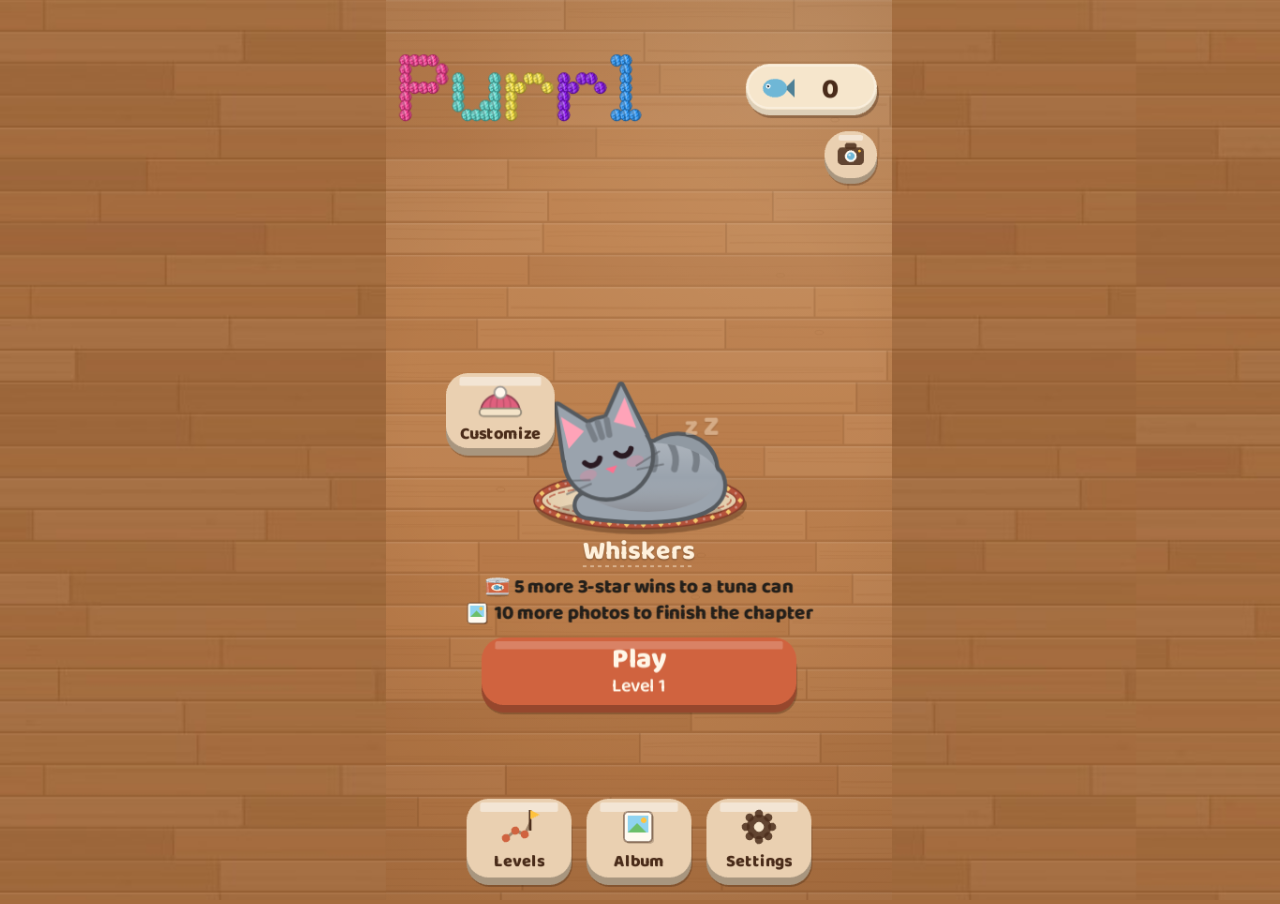
<file: index.html>
<!doctype html>
<html lang="cs">
  <head>
    <meta charset="UTF-8" />
    <meta name="viewport" content="width=device-width, initial-scale=1, viewport-fit=cover, user-scalable=no" />
    <meta name="theme-color" content="#b97a47" />
    <meta name="apple-mobile-web-app-capable" content="yes" />
    <meta name="mobile-web-app-capable" content="yes" />
    <meta name="apple-mobile-web-app-status-bar-style" content="black-translucent" />
    <meta name="apple-mobile-web-app-title" content="Purrl" />
    <link rel="apple-touch-icon" href="icons/icon-180.png" />
    <title>Purrl</title>
    <style>html,body{background:#a56c3e;height:100%;margin:0;padding:0;overflow:hidden}@media (display-mode:standalone){@supports (-webkit-touch-callout:none){html,body{height:100vh}}}:root{--inset-top:env(safe-area-inset-top);--inset-right:env(safe-area-inset-right);--inset-bottom:env(safe-area-inset-bottom);--inset-left:env(safe-area-inset-left)}body{box-sizing:border-box;padding:var(--inset-top) var(--inset-right) var(--inset-bottom) var(--inset-left)}#game{width:100%;height:100%}</style>
    <script type="module" crossorigin src="./assets/index-BM-cY2rL.js"></script>
    <link rel="stylesheet" crossorigin href="./assets/index-D8HOwq6y.css">
  <link rel="manifest" href="./manifest.webmanifest"></head>
  <body>
    <div id="game"></div>
  </body>
</html>
</file>
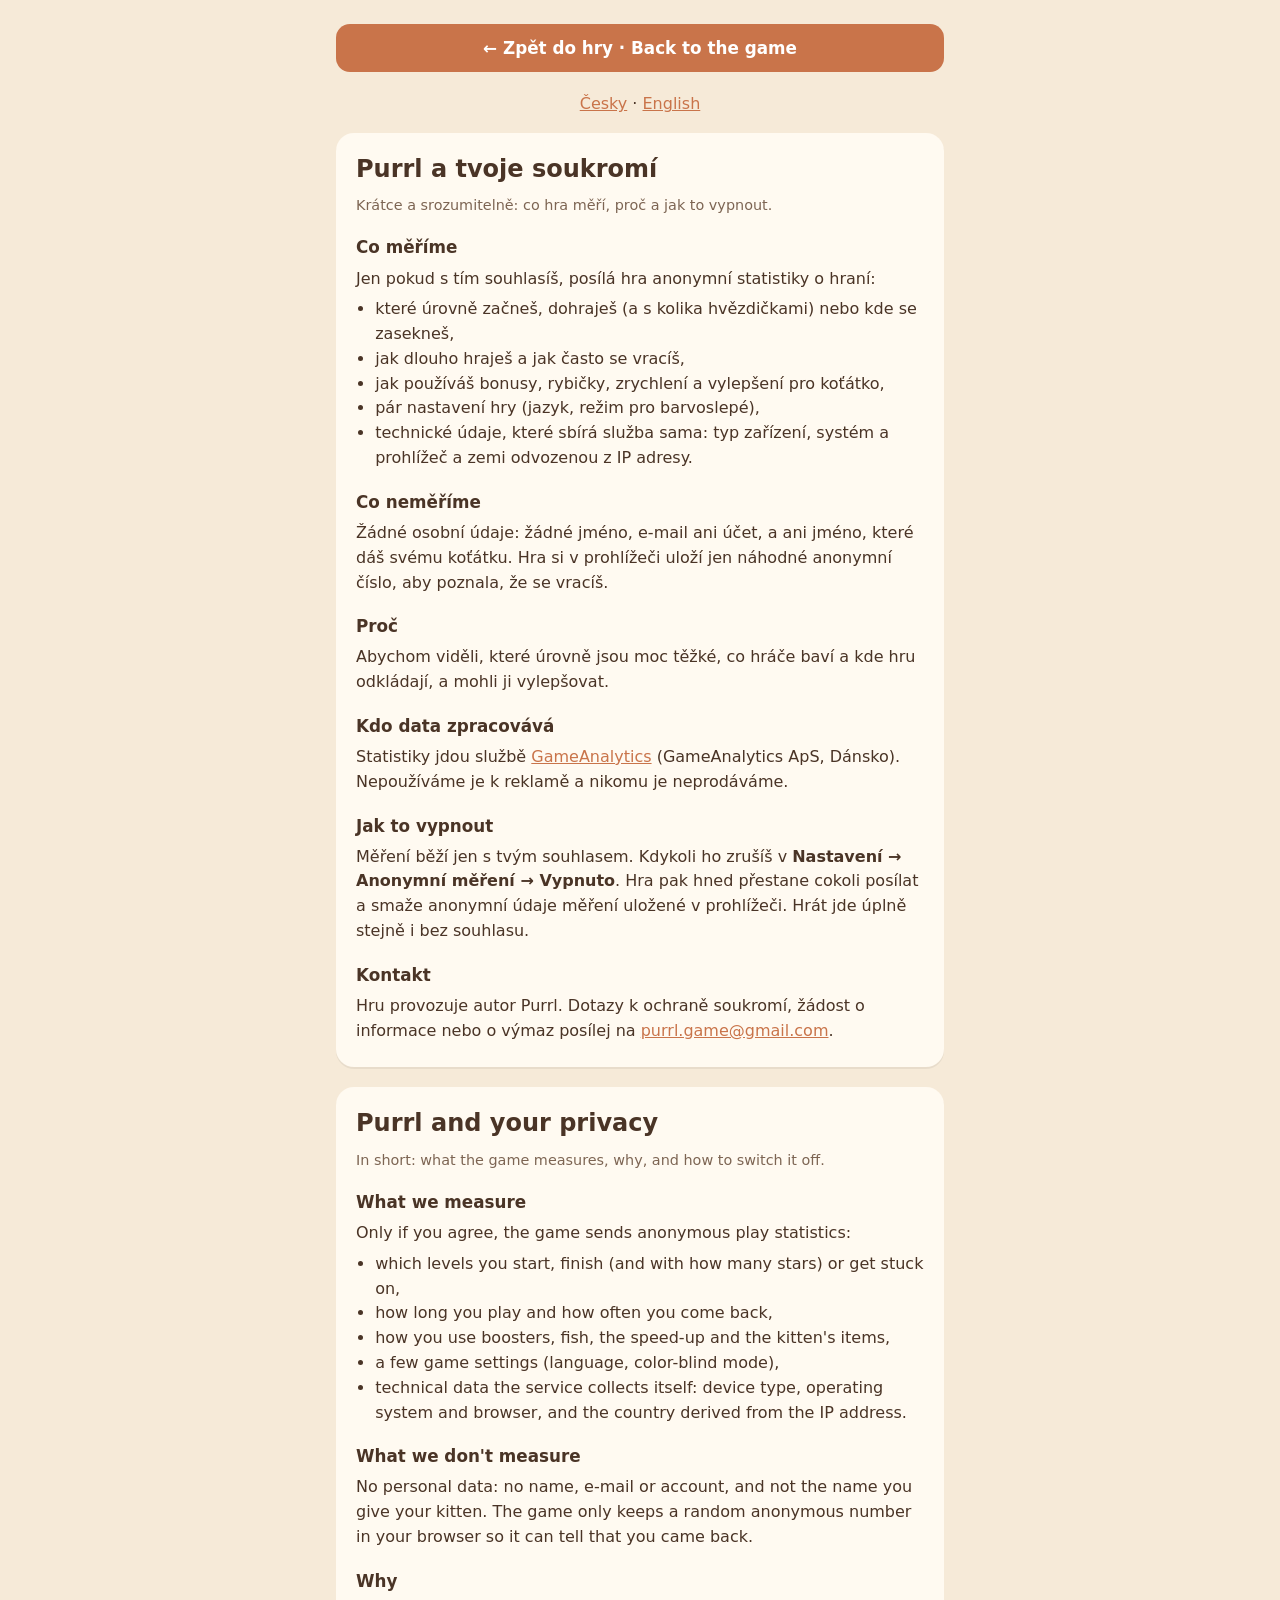
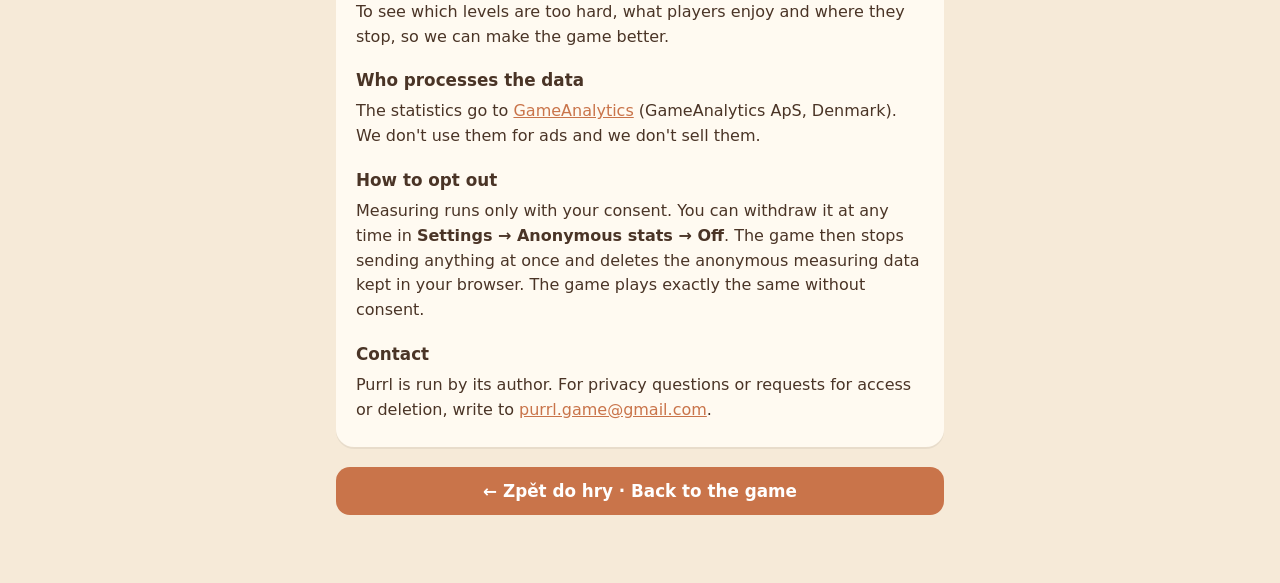
<file: privacy.html>
<!doctype html>
<html lang="cs">
<head>
<meta charset="utf-8">
<meta name="viewport" content="width=device-width, initial-scale=1">
<title>Purrl – soukromí / privacy</title>
<style>
  :root { --bg: #f6ead8; --card: #fffaf1; --ink: #4a3426; --muted: #7d6553; --accent: #c9744a; }
  @media (prefers-color-scheme: dark) {
    :root { --bg: #2b211c; --card: #3a2d26; --ink: #f3e6d6; --muted: #cbb8a5; --accent: #e59a6e; }
  }
  * { box-sizing: border-box; }
  body { margin: 0; background: var(--bg); color: var(--ink); font: 16px/1.55 system-ui, -apple-system, "Segoe UI", sans-serif; }
  main { max-width: 640px; margin: 0 auto; padding: 24px 16px 48px; }
  section { background: var(--card); border-radius: 18px; padding: 18px 20px; margin: 0 0 20px; box-shadow: 0 2px 0 rgba(0,0,0,.06); }
  h1 { font-size: 1.5rem; margin: 0 0 4px; }
  h2 { font-size: 1.05rem; margin: 18px 0 4px; }
  p, ul { margin: 6px 0; }
  ul { padding-left: 1.2em; }
  .muted { color: var(--muted); font-size: .9rem; }
  a { color: var(--accent); }
  nav { text-align: center; margin-bottom: 16px; }
  .back { display: block; width: 100%; margin: 0 0 20px; padding: 14px 16px; border: 0; border-radius: 14px; background: var(--accent); color: #fff; font: 600 1.05rem/1.2 system-ui, -apple-system, "Segoe UI", sans-serif; cursor: pointer; }
</style>
</head>
<body>
<main>
<button class="back" type="button" id="back"><span lang="cs">← Zpět do hry</span> · <span lang="en">Back to the game</span></button>
<nav><a href="#cs">Česky</a> · <a href="#en">English</a></nav>

<section id="cs" lang="cs">
  <h1>Purrl a tvoje soukromí</h1>
  <p class="muted">Krátce a srozumitelně: co hra měří, proč a jak to vypnout.</p>

  <h2>Co měříme</h2>
  <p>Jen pokud s tím souhlasíš, posílá hra anonymní statistiky o hraní:</p>
  <ul>
    <li>které úrovně začneš, dohraješ (a s kolika hvězdičkami) nebo kde se zasekneš,</li>
    <li>jak dlouho hraješ a jak často se vracíš,</li>
    <li>jak používáš bonusy, rybičky, zrychlení a vylepšení pro koťátko,</li>
    <li>pár nastavení hry (jazyk, režim pro barvoslepé),</li>
    <li>technické údaje, které sbírá služba sama: typ zařízení, systém a prohlížeč a zemi odvozenou z IP adresy.</li>
  </ul>

  <h2>Co neměříme</h2>
  <p>Žádné osobní údaje: žádné jméno, e-mail ani účet, a ani jméno, které dáš svému koťátku. Hra si v prohlížeči uloží jen náhodné anonymní číslo, aby poznala, že se vracíš.</p>

  <h2>Proč</h2>
  <p>Abychom viděli, které úrovně jsou moc těžké, co hráče baví a kde hru odkládají, a mohli ji vylepšovat.</p>

  <h2>Kdo data zpracovává</h2>
  <p>Statistiky jdou službě <a href="https://gameanalytics.com/privacy" target="_blank" rel="noopener">GameAnalytics</a> (GameAnalytics ApS, Dánsko). Nepoužíváme je k reklamě a nikomu je neprodáváme.</p>

  <h2>Jak to vypnout</h2>
  <p>Měření běží jen s tvým souhlasem. Kdykoli ho zrušíš v <b>Nastavení → Anonymní měření → Vypnuto</b>. Hra pak hned přestane cokoli posílat a smaže anonymní údaje měření uložené v prohlížeči. Hrát jde úplně stejně i bez souhlasu.</p>

  <h2>Kontakt</h2>
  <p>Hru provozuje autor Purrl. Dotazy k ochraně soukromí, žádost o informace nebo o výmaz posílej na <a href="mailto:purrl.game@gmail.com">purrl.game@gmail.com</a>.</p>
</section>

<section id="en" lang="en">
  <h1>Purrl and your privacy</h1>
  <p class="muted">In short: what the game measures, why, and how to switch it off.</p>

  <h2>What we measure</h2>
  <p>Only if you agree, the game sends anonymous play statistics:</p>
  <ul>
    <li>which levels you start, finish (and with how many stars) or get stuck on,</li>
    <li>how long you play and how often you come back,</li>
    <li>how you use boosters, fish, the speed-up and the kitten's items,</li>
    <li>a few game settings (language, color-blind mode),</li>
    <li>technical data the service collects itself: device type, operating system and browser, and the country derived from the IP address.</li>
  </ul>

  <h2>What we don't measure</h2>
  <p>No personal data: no name, e-mail or account, and not the name you give your kitten. The game only keeps a random anonymous number in your browser so it can tell that you came back.</p>

  <h2>Why</h2>
  <p>To see which levels are too hard, what players enjoy and where they stop, so we can make the game better.</p>

  <h2>Who processes the data</h2>
  <p>The statistics go to <a href="https://gameanalytics.com/privacy" target="_blank" rel="noopener">GameAnalytics</a> (GameAnalytics ApS, Denmark). We don't use them for ads and we don't sell them.</p>

  <h2>How to opt out</h2>
  <p>Measuring runs only with your consent. You can withdraw it at any time in <b>Settings → Anonymous stats → Off</b>. The game then stops sending anything at once and deletes the anonymous measuring data kept in your browser. The game plays exactly the same without consent.</p>

  <h2>Contact</h2>
  <p>Purrl is run by its author. For privacy questions or requests for access or deletion, write to <a href="mailto:purrl.game@gmail.com">purrl.game@gmail.com</a>.</p>
</section>
<button class="back" type="button" id="back2"><span lang="cs">← Zpět do hry</span> · <span lang="en">Back to the game</span></button>
</main>
<script>
  // Opened as a new tab/popup: close it. Opened inside an installed app (iOS Home Screen) there is no back button:
  // go back in history, or load the game.
  function backToGame() {
    try { window.close(); } catch (e) {}
    setTimeout(function () {
      if (history.length > 1) { history.back(); setTimeout(function () { location.href = './'; }, 400); }
      else location.href = './';
    }, 150);
  }
  document.getElementById('back').addEventListener('click', backToGame);
  document.getElementById('back2').addEventListener('click', backToGame);
</script>
</body>
</html>
</file>
<file: assets/index-D8HOwq6y.css>
@font-face{font-family:"Baloo 2";font-style:normal;font-display:swap;font-weight:600;src:url(./baloo-2-latin-ext-600-normal-DiVeaYrH.woff2)format("woff2"),url(./baloo-2-latin-ext-600-normal-CFaB2nBN.woff)format("woff")}@font-face{font-family:"Baloo 2";font-style:normal;font-display:swap;font-weight:600;src:url(./baloo-2-latin-600-normal-tIfxVoAe.woff2)format("woff2"),url(./baloo-2-latin-600-normal-B4tNaogw.woff)format("woff")}@font-face{font-family:"Baloo 2";font-style:normal;font-display:swap;font-weight:800;src:url(./baloo-2-latin-ext-800-normal-C_Iwmf1s.woff2)format("woff2"),url(./baloo-2-latin-ext-800-normal-D-iCxxqE.woff)format("woff")}@font-face{font-family:"Baloo 2";font-style:normal;font-display:swap;font-weight:800;src:url(./baloo-2-latin-800-normal-BbF3Etk1.woff2)format("woff2"),url(./baloo-2-latin-800-normal-B8BXfZF7.woff)format("woff")}@font-face{font-family:"Baloo 2";font-style:normal;font-display:swap;font-weight:600;src:url(./baloo-2-devanagari-600-normal-CuT_xCk5.woff2)format("woff2"),url(./baloo-2-devanagari-600-normal-Cnn1WFYO.woff)format("woff")}@font-face{font-family:"Baloo 2";font-style:normal;font-display:swap;font-weight:800;src:url(./baloo-2-devanagari-800-normal-BURIY0wZ.woff2)format("woff2"),url(./baloo-2-devanagari-800-normal-YLp1oUqR.woff)format("woff")}@font-face{font-family:Caveat;font-style:normal;font-display:swap;font-weight:700;src:url(./caveat-latin-ext-700-normal-DFbRgDry.woff2)format("woff2"),url(./caveat-latin-ext-700-normal-DjJQd59I.woff)format("woff")}@font-face{font-family:Caveat;font-style:normal;font-display:swap;font-weight:700;src:url(./caveat-latin-700-normal-D8_1Nw6V.woff2)format("woff2"),url(./caveat-latin-700-normal-cPyBTTZN.woff)format("woff")}
</file>
